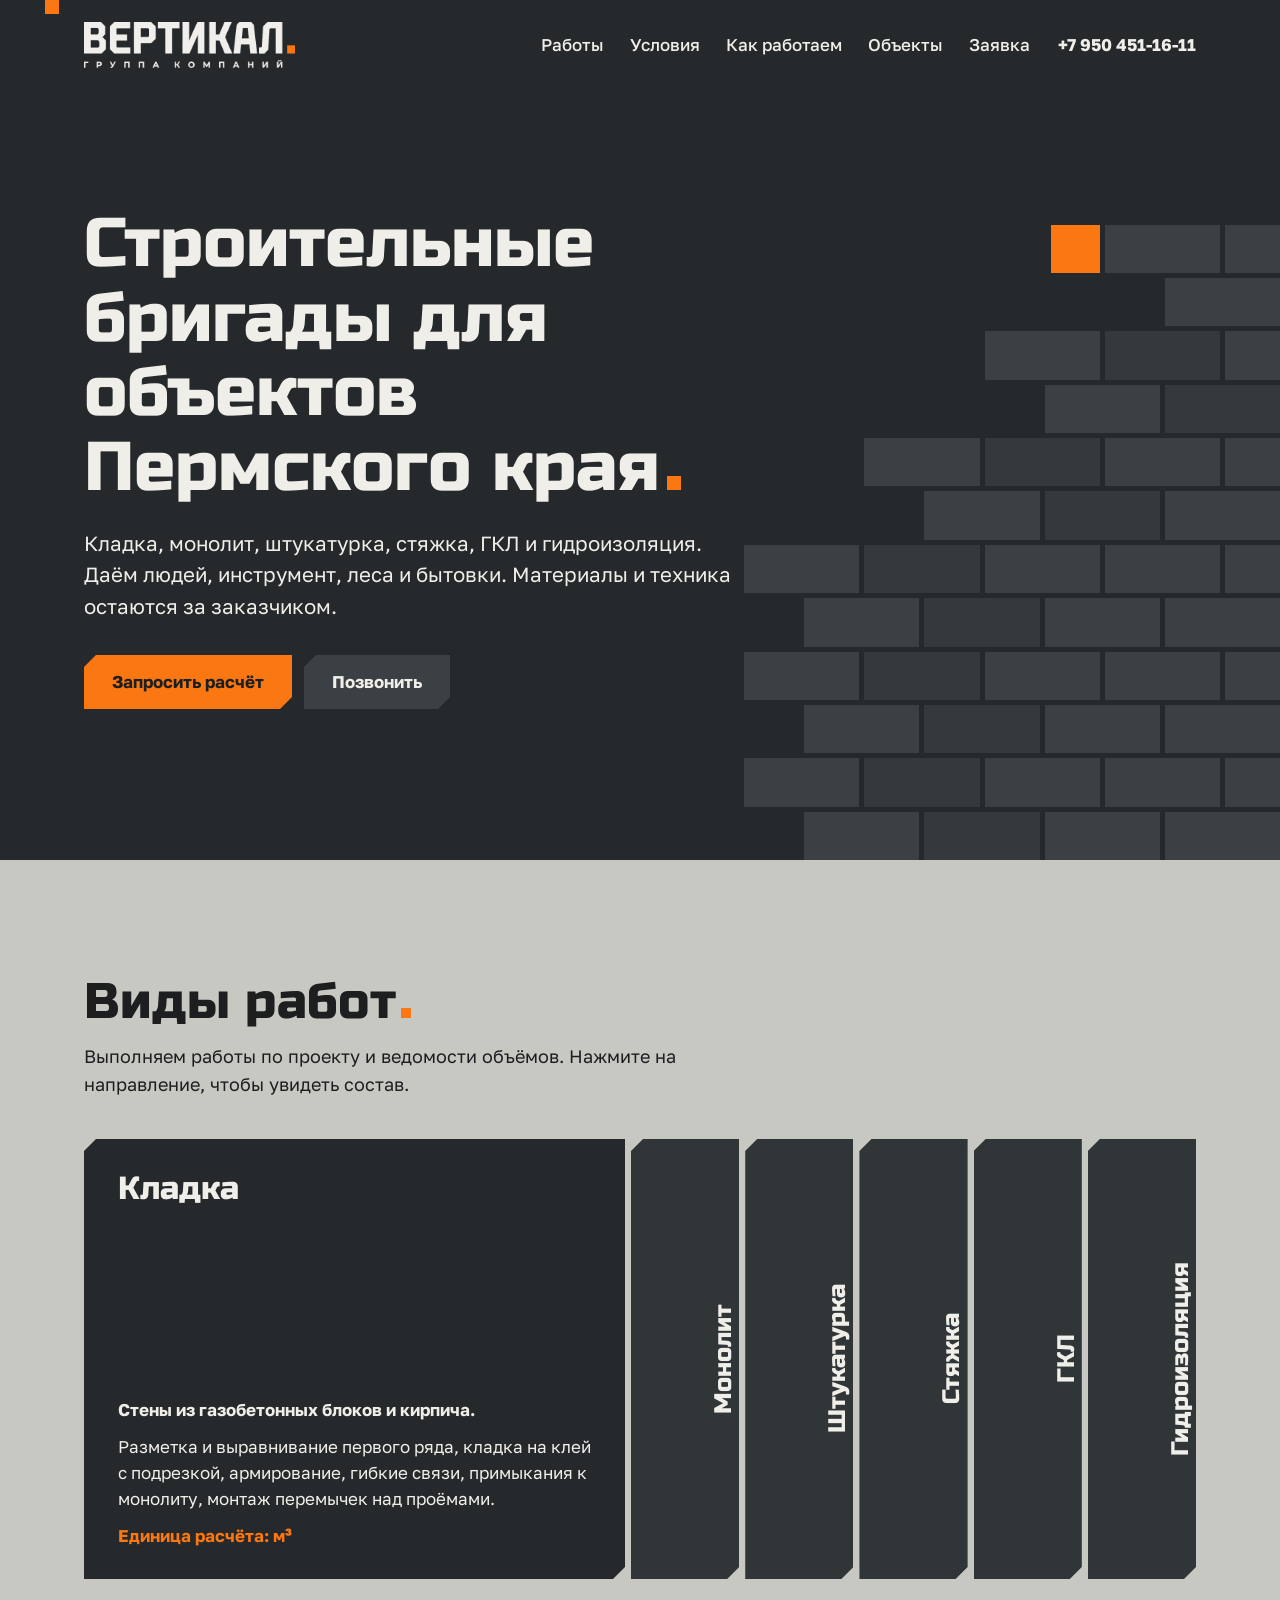
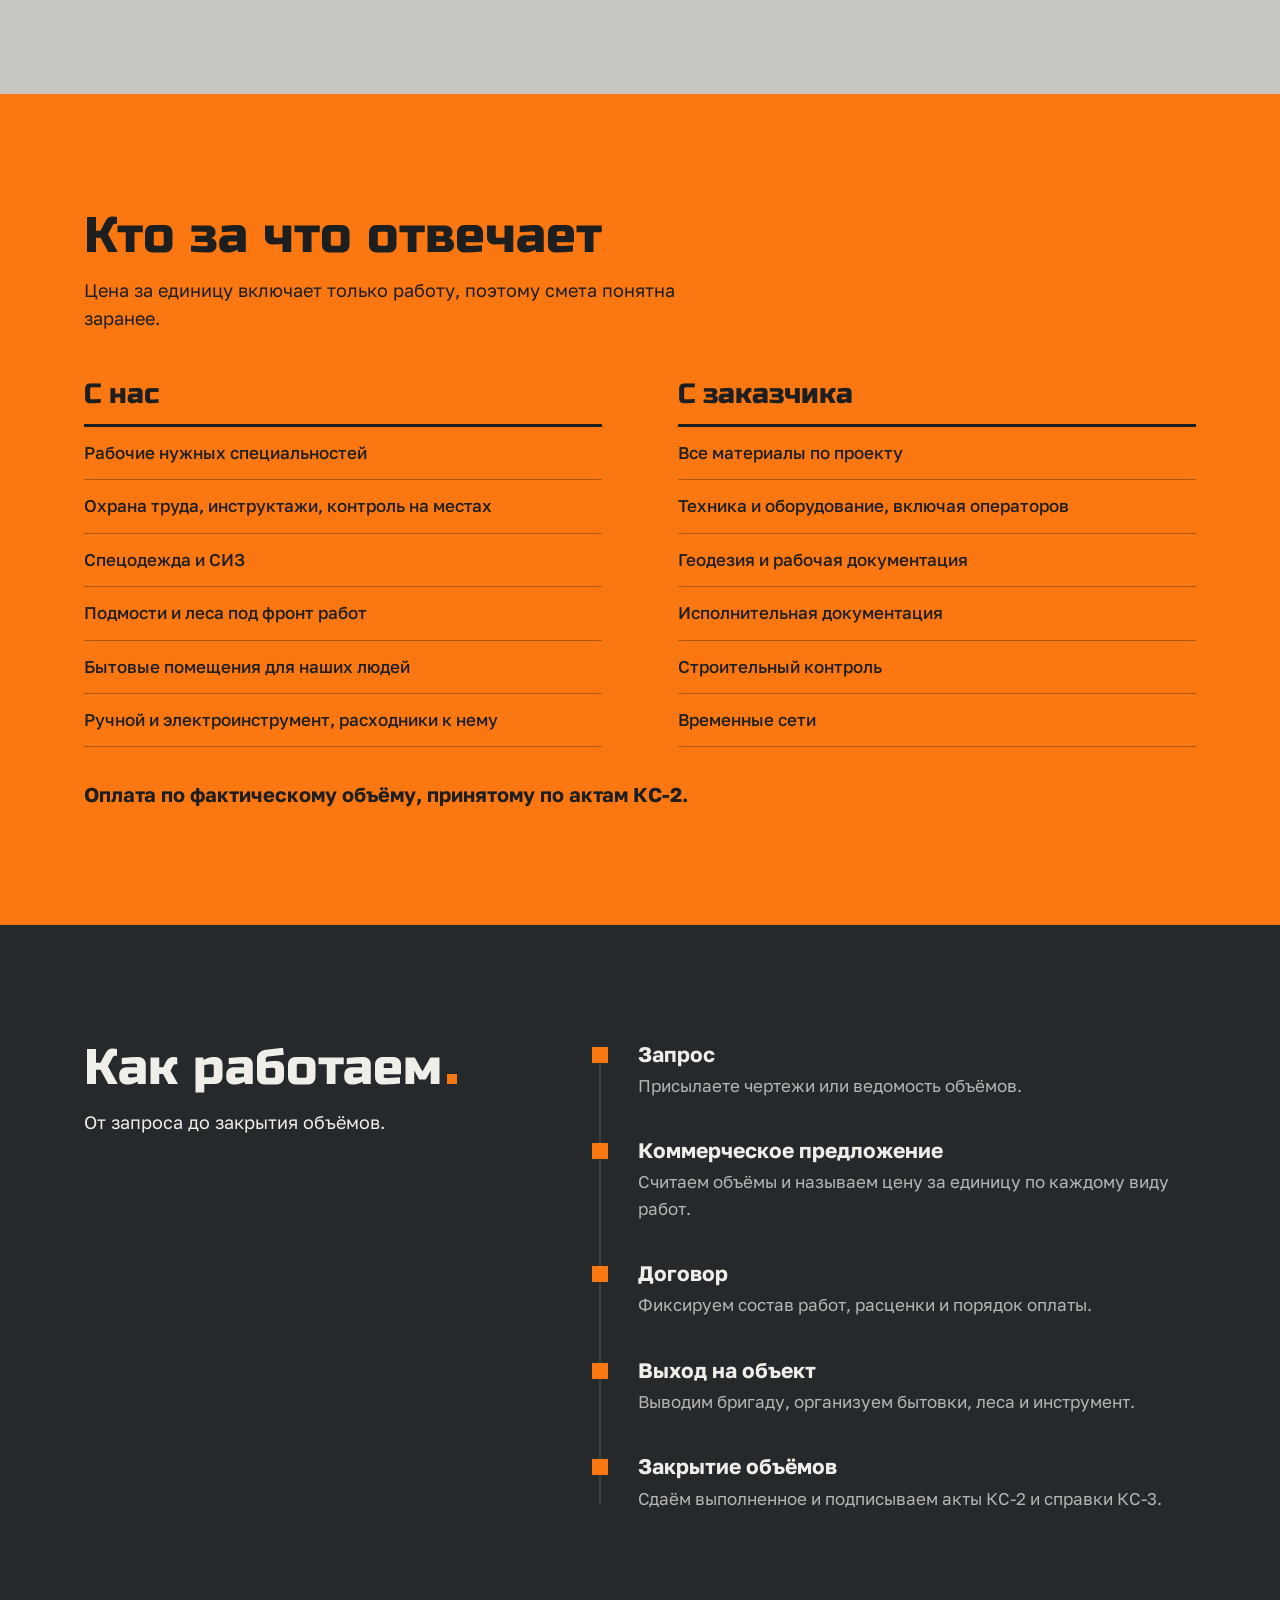
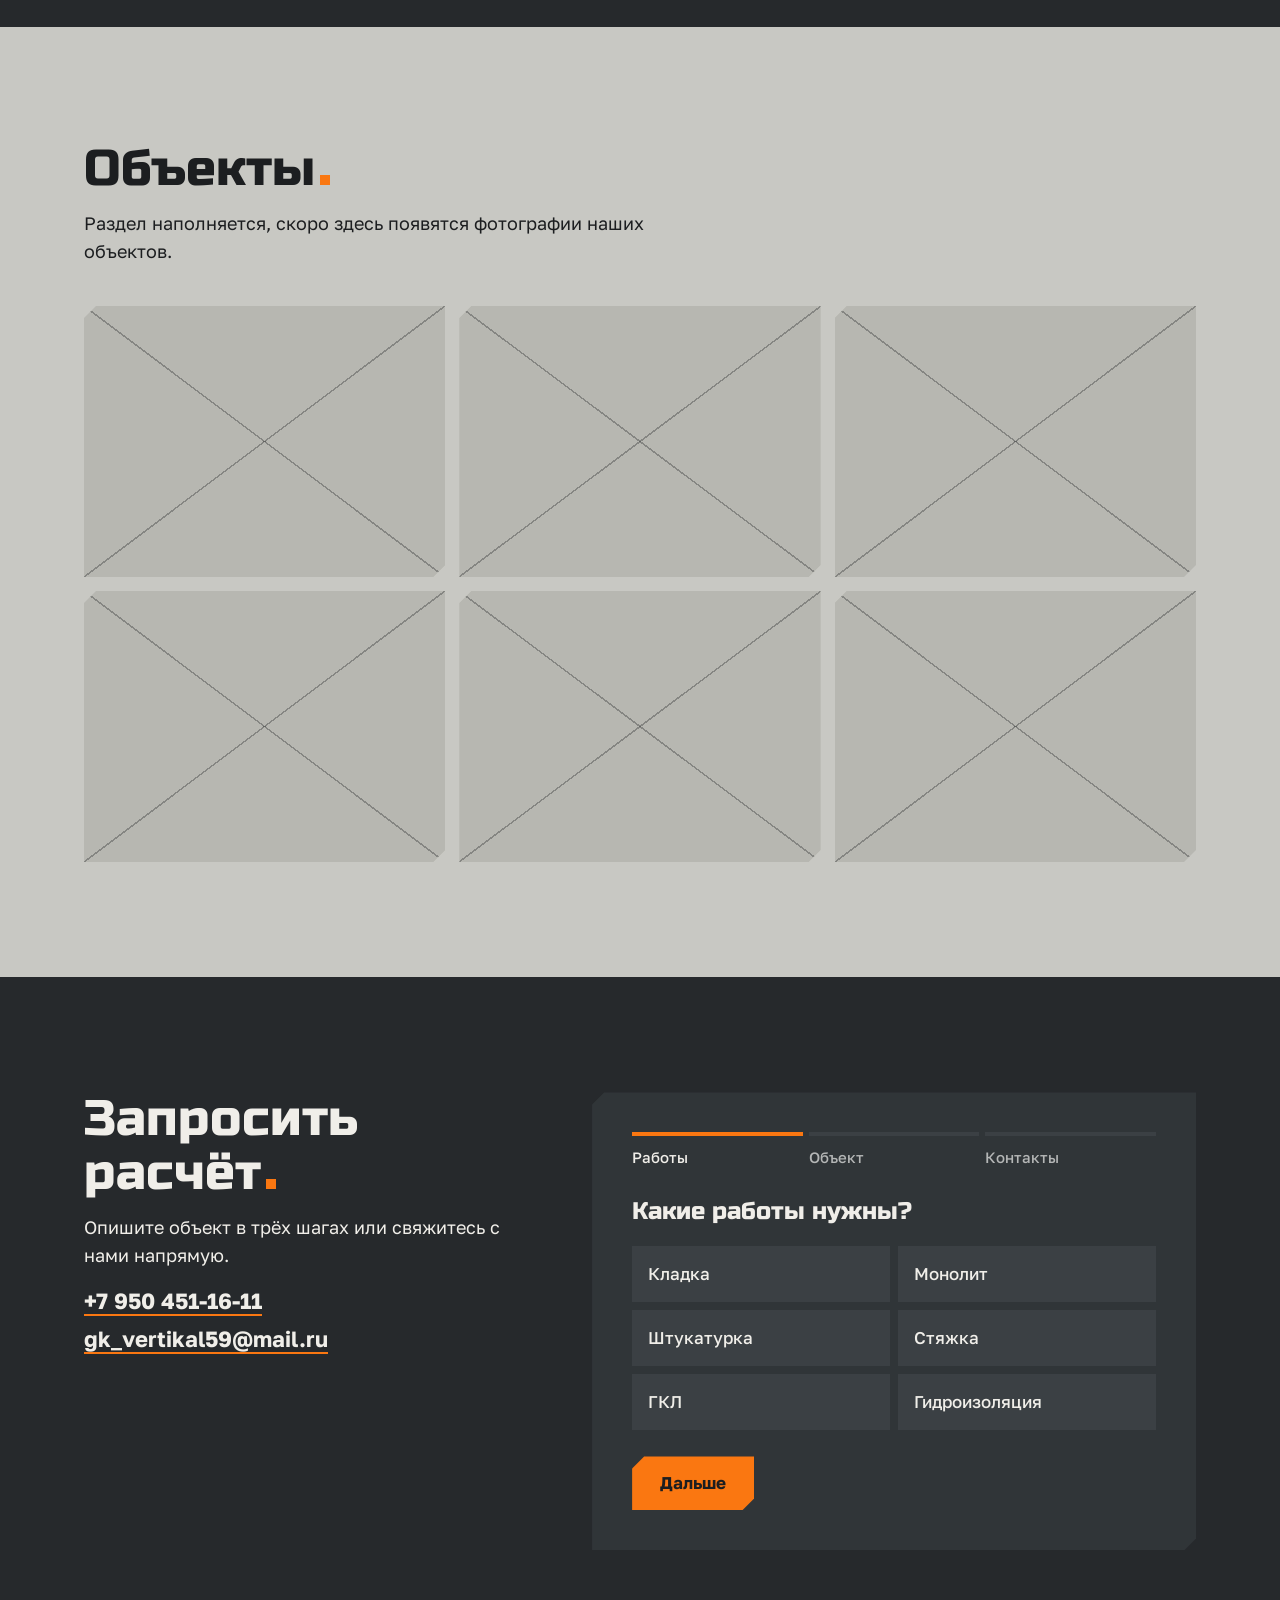
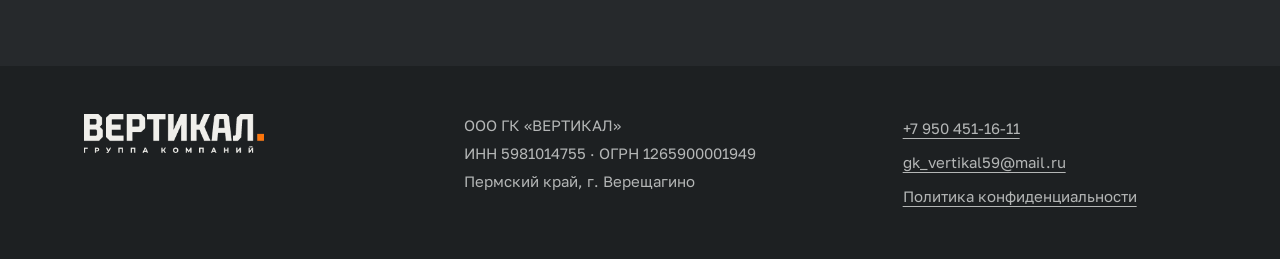
<file: index.html>
<!doctype html>
<html lang="ru">
<head>
<meta charset="utf-8">
<meta name="viewport" content="width=device-width, initial-scale=1">
<title>ГК «ВЕРТИКАЛ» — строительные бригады в Пермском крае</title>
<meta name="description" content="Кладка, монолит, штукатурка, стяжка, ГКЛ и гидроизоляция на объектах Пермского края. Цена за единицу работы, материалы и техника за заказчиком.">
<!-- Черновая версия: перед запуском на домене убрать noindex (см. TASKS.md) -->
<meta name="robots" content="noindex, nofollow">
<meta name="theme-color" content="#26292c">
<meta property="og:title" content="ГК «ВЕРТИКАЛ» — строительные бригады в Пермском крае">
<meta property="og:description" content="Кладка, монолит, штукатурка, стяжка, ГКЛ и гидроизоляция. Цена за единицу работы.">
<meta property="og:type" content="website">
<meta property="og:locale" content="ru_RU">
<link rel="icon" href="assets/favicon.svg" type="image/svg+xml">
<link rel="preload" href="fonts/russo-one-cyrillic-400-normal.woff2" as="font" type="font/woff2" crossorigin>
<link rel="preload" href="fonts/golos-text-cyrillic-wght-normal.woff2" as="font" type="font/woff2" crossorigin>
<link rel="stylesheet" href="css/style.css">
</head>
<body>
<a class="skip" href="#main">Перейти к содержанию</a>
<div class="plumb" aria-hidden="true"><i></i><b></b></div>

<header class="top">
  <div class="wrap top-row">
    <a class="logo" href="#main" aria-label="ГК «ВЕРТИКАЛ», на главную">
      <img src="assets/logo-light.webp" width="1144" height="249" alt="ВЕРТИКАЛ. Группа компаний">
    </a>
    <button class="menu-btn" type="button" aria-expanded="false" aria-controls="nav">Меню</button>
    <nav id="nav" class="nav" aria-label="Разделы сайта">
      <a href="#raboty">Работы</a>
      <a href="#usloviya">Условия</a>
      <a href="#etapy">Как работаем</a>
      <a href="#obekty">Объекты</a>
      <a href="#zayavka">Заявка</a>
    </nav>
    <a class="top-tel" href="tel:+79504511611">+7 950 451-16-11</a>
  </div>
</header>

<main id="main">

  <section class="hero">
    <div class="wrap hero-grid">
      <div class="hero-text">
        <h1 class="dot">Строительные бригады для объектов Пермского края</h1>
        <p class="lead">Кладка, монолит, штукатурка, стяжка, ГКЛ и гидроизоляция. Даём людей, инструмент, леса и бытовки. Материалы и техника остаются за заказчиком.</p>
        <div class="actions">
          <a class="btn btn-main" href="#zayavka">Запросить расчёт</a>
          <a class="btn btn-line" href="tel:+79504511611">Позвонить</a>
        </div>
      </div>
    </div>
    <div class="wall" id="wall" aria-hidden="true"></div>
  </section>

  <section class="sec concrete" id="raboty">
    <div class="wrap">
      <h2 class="dot">Виды работ</h2>
      <p class="intro">Выполняем работы по проекту и ведомости объёмов. Нажмите на направление, чтобы увидеть состав.</p>
      <div class="works" id="works">

        <article class="work is-open">
          <h3><button type="button" aria-expanded="true" aria-controls="w1">Кладка</button></h3>
          <div class="work-body" id="w1"><div>
            <p>Стены из газобетонных блоков и кирпича.</p>
            <p>Разметка и выравнивание первого ряда, кладка на клей с подрезкой, армирование, гибкие связи, примыкания к монолиту, монтаж перемычек над проёмами.</p>
            <p class="unit">Единица расчёта: м³</p>
          </div></div>
        </article>

        <article class="work">
          <h3><button type="button" aria-expanded="false" aria-controls="w2">Монолит</button></h3>
          <div class="work-body" id="w2"><div>
            <p>Монолитные конструкции подвальной и надземной части.</p>
            <p>Подпорные стенки, плиты по грунту, фундаменты оборудования, малые лестницы и сопутствующие работы.</p>
            <p class="unit">Единица расчёта: по ведомости</p>
          </div></div>
        </article>

        <article class="work">
          <h3><button type="button" aria-expanded="false" aria-controls="w3">Штукатурка</button></h3>
          <div class="work-body" id="w3"><div>
            <p>Цементно-песчаная штукатурка стен по стеклосетке.</p>
            <p>Подготовка и грунтование основания, маяки и уголки, армирование, нанесение и выравнивание проектной толщины, затирка.</p>
            <p class="unit">Единица расчёта: м²</p>
          </div></div>
        </article>

        <article class="work">
          <h3><button type="button" aria-expanded="false" aria-controls="w4">Стяжка</button></h3>
          <div class="work-body" id="w4"><div>
            <p>Полусухая армированная стяжка пола.</p>
            <p>Подготовка и обеспыливание основания, демпферная лента и плёнка, армирующая сетка, маяки, укладка и уплотнение смеси, затирка, нарезка деформационных швов.</p>
            <p class="unit">Единица расчёта: м²</p>
          </div></div>
        </article>

        <article class="work">
          <h3><button type="button" aria-expanded="false" aria-controls="w5">ГКЛ</button></h3>
          <div class="work-body" id="w5"><div>
            <p>Каркасные перегородки и облицовки стен.</p>
            <p>Разметка, монтаж каркаса с уплотнительной лентой, закладные до обшивки, минеральная вата, обшивка в проектное число слоёв, герметизация.</p>
            <p class="unit">Единица расчёта: м²</p>
          </div></div>
        </article>

        <article class="work">
          <h3><button type="button" aria-expanded="false" aria-controls="w6">Гидроизоляция</button></h3>
          <div class="work-body" id="w6"><div>
            <p>Устройство гидроизоляции под кладкой, в том числе в подвалах.</p>
            <p>Выполняем отдельно или вместе с кладочными работами.</p>
            <p class="unit">Единица расчёта: м²</p>
          </div></div>
        </article>

      </div>
    </div>
  </section>

  <section class="sec orange" id="usloviya">
    <div class="wrap">
      <h2>Кто за что отвечает</h2>
      <p class="intro">Цена за единицу включает только работу, поэтому смета понятна заранее.</p>
      <div class="split">
        <div>
          <h3>С нас</h3>
          <ul class="ticks">
            <li>Рабочие нужных специальностей</li>
            <li>Охрана труда, инструктажи, контроль на местах</li>
            <li>Спецодежда и СИЗ</li>
            <li>Подмости и леса под фронт работ</li>
            <li>Бытовые помещения для наших людей</li>
            <li>Ручной и электроинструмент, расходники к нему</li>
          </ul>
        </div>
        <div>
          <h3>С заказчика</h3>
          <ul class="ticks">
            <li>Все материалы по проекту</li>
            <li>Техника и оборудование, включая операторов</li>
            <li>Геодезия и рабочая документация</li>
            <li>Исполнительная документация</li>
            <li>Строительный контроль</li>
            <li>Временные сети</li>
          </ul>
        </div>
      </div>
      <p class="pay">Оплата по фактическому объёму, принятому по актам КС-2.</p>
    </div>
  </section>

  <section class="sec dark" id="etapy">
    <div class="wrap steps-grid">
      <div>
        <h2 class="dot">Как работаем</h2>
        <p class="intro">От запроса до закрытия объёмов.</p>
      </div>
      <ol class="steps">
        <li><h3>Запрос</h3><p>Присылаете чертежи или ведомость объёмов.</p></li>
        <li><h3>Коммерческое предложение</h3><p>Считаем объёмы и называем цену за единицу по каждому виду работ.</p></li>
        <li><h3>Договор</h3><p>Фиксируем состав работ, расценки и порядок оплаты.</p></li>
        <li><h3>Выход на объект</h3><p>Выводим бригаду, организуем бытовки, леса и инструмент.</p></li>
        <li><h3>Закрытие объёмов</h3><p>Сдаём выполненное и подписываем акты КС-2 и справки КС-3.</p></li>
      </ol>
    </div>
  </section>

  <section class="sec concrete" id="obekty">
    <div class="wrap">
      <h2 class="dot">Объекты</h2>
      <p class="intro">Раздел наполняется, скоро здесь появятся фотографии наших объектов.</p>
      <!-- ПОРТФОЛИО: в каждый .slot вставить <img src="assets/obekty/..." alt="Название объекта"> и подпись. -->
      <div class="slots">
        <div class="slot" data-slot="1"></div>
        <div class="slot" data-slot="2"></div>
        <div class="slot" data-slot="3"></div>
        <div class="slot" data-slot="4"></div>
        <div class="slot" data-slot="5"></div>
        <div class="slot" data-slot="6"></div>
      </div>
    </div>
  </section>

  <section class="sec dark" id="zayavka">
    <div class="wrap form-grid">
      <div>
        <h2 class="dot">Запросить расчёт</h2>
        <p class="intro">Опишите объект в трёх шагах или свяжитесь с нами напрямую.</p>
        <p class="contact"><a href="tel:+79504511611">+7 950 451-16-11</a></p>
        <p class="contact"><a href="mailto:gk_vertikal59@mail.ru">gk_vertikal59@mail.ru</a></p>
      </div>

      <form class="form" id="form" novalidate>
        <ol class="progress" aria-hidden="true">
          <li class="on">Работы</li>
          <li>Объект</li>
          <li>Контакты</li>
        </ol>

        <fieldset class="step" data-step="0">
          <legend>Какие работы нужны?</legend>
          <div class="choices">
            <label><input type="checkbox" name="work" value="Кладка"><span>Кладка</span></label>
            <label><input type="checkbox" name="work" value="Монолит"><span>Монолит</span></label>
            <label><input type="checkbox" name="work" value="Штукатурка"><span>Штукатурка</span></label>
            <label><input type="checkbox" name="work" value="Стяжка"><span>Стяжка</span></label>
            <label><input type="checkbox" name="work" value="ГКЛ"><span>ГКЛ</span></label>
            <label><input type="checkbox" name="work" value="Гидроизоляция"><span>Гидроизоляция</span></label>
          </div>
          <p class="err" id="err-work" hidden>Выберите хотя бы один вид работ</p>
        </fieldset>

        <fieldset class="step" data-step="1" hidden>
          <legend>Расскажите об объекте</legend>
          <div class="field">
            <label for="city">Город или адрес объекта</label>
            <input id="city" name="city" type="text" autocomplete="off" required>
            <p class="err" id="err-city" hidden>Укажите, где находится объект</p>
          </div>
          <div class="field">
            <label for="volume">Объём и сроки <span class="opt">(если известны)</span></label>
            <textarea id="volume" name="volume" rows="3"></textarea>
          </div>
        </fieldset>

        <fieldset class="step" data-step="2" hidden>
          <legend>Как с вами связаться?</legend>
          <div class="field">
            <label for="name">Имя</label>
            <input id="name" name="name" type="text" autocomplete="name" required>
            <p class="err" id="err-name" hidden>Напишите, как к вам обращаться</p>
          </div>
          <div class="field">
            <label for="phone">Телефон</label>
            <input id="phone" name="phone" type="tel" autocomplete="tel" inputmode="tel" required>
            <p class="err" id="err-phone" hidden>Укажите телефон, в нём должно быть не меньше 10 цифр</p>
          </div>
          <label class="consent"><input id="consent" type="checkbox" name="consent" required><span>Согласен на обработку персональных данных по <a href="privacy.html">политике конфиденциальности</a></span></label>
          <p class="err" id="err-consent" hidden>Без согласия мы не можем принять заявку</p>
        </fieldset>

        <div class="form-nav">
          <button class="btn btn-line" type="button" id="back" hidden>Назад</button>
          <button class="btn btn-main" type="button" id="next">Дальше</button>
          <button class="btn btn-main" type="submit" id="send" hidden>Отправить заявку</button>
        </div>
        <p class="status" id="status" role="status" hidden></p>
      </form>
    </div>
  </section>
</main>

<footer class="foot">
  <div class="wrap foot-grid">
    <img src="assets/logo-light.webp" width="1144" height="249" alt="ВЕРТИКАЛ. Группа компаний" loading="lazy">
    <div>
      <p>ООО ГК «ВЕРТИКАЛ»</p>
      <p>ИНН 5981014755 · ОГРН 1265900001949</p>
      <p>Пермский край, г. Верещагино</p>
    </div>
    <div>
      <p><a href="tel:+79504511611">+7 950 451-16-11</a></p>
      <p><a href="mailto:gk_vertikal59@mail.ru">gk_vertikal59@mail.ru</a></p>
      <p><a href="privacy.html">Политика конфиденциальности</a></p>
    </div>
  </div>
</footer>
<script src="js/main.js" defer></script>
</body>
</html>
</file>
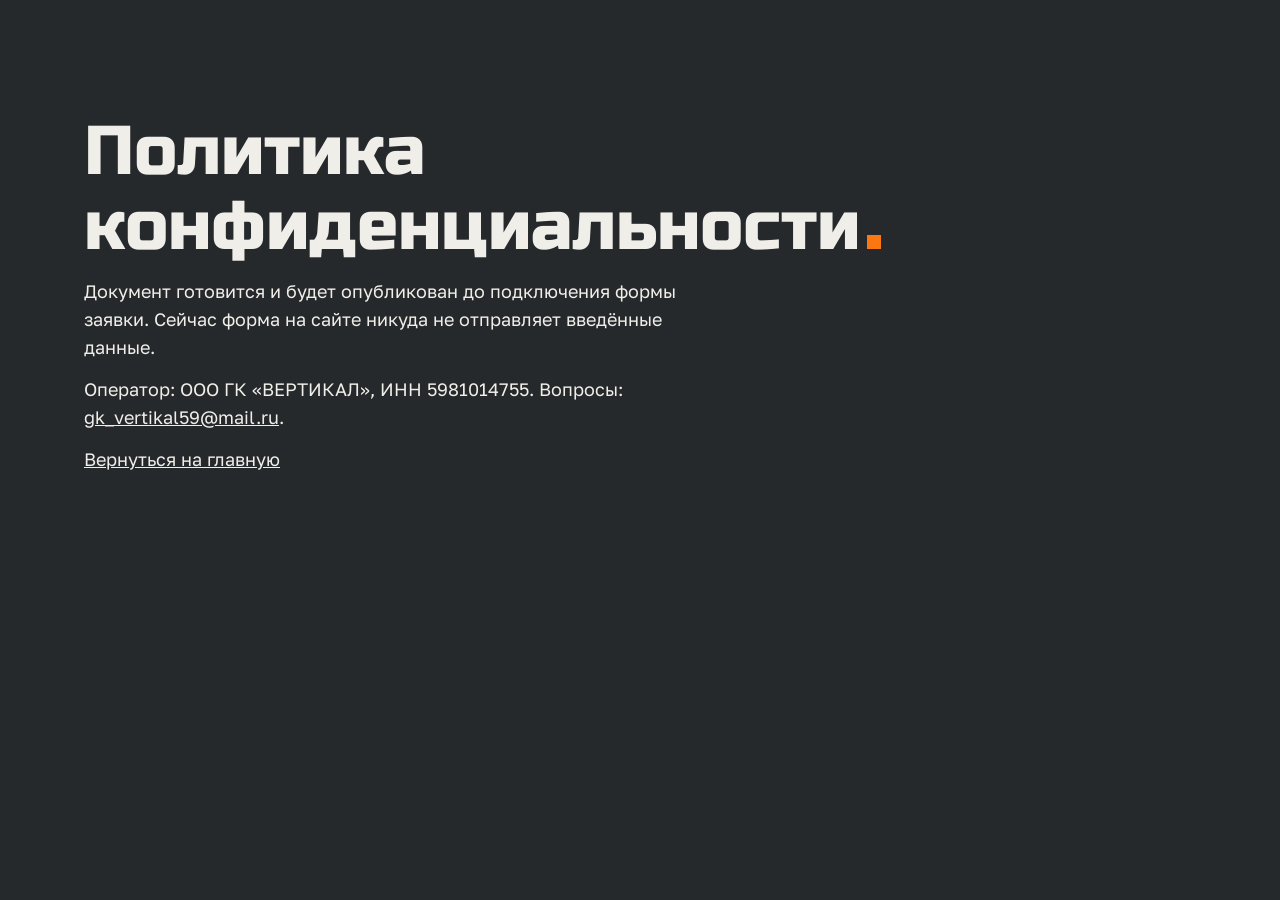
<file: privacy.html>
<!doctype html>
<html lang="ru">
<head>
<meta charset="utf-8">
<meta name="viewport" content="width=device-width, initial-scale=1">
<title>Политика конфиденциальности — ГК «ВЕРТИКАЛ»</title>
<meta name="robots" content="noindex, nofollow">
<link rel="icon" href="assets/favicon.svg" type="image/svg+xml">
<link rel="stylesheet" href="css/style.css">
</head>
<body>
<main class="sec dark"><div class="wrap">
  <h1 class="dot">Политика конфиденциальности</h1>
  <p class="intro">Документ готовится и будет опубликован до подключения формы заявки. Сейчас форма на сайте никуда не отправляет введённые данные.</p>
  <p class="intro">Оператор: ООО ГК «ВЕРТИКАЛ», ИНН 5981014755. Вопросы: <a href="mailto:gk_vertikal59@mail.ru">gk_vertikal59@mail.ru</a>.</p>
  <p class="intro"><a href="index.html">Вернуться на главную</a></p>
</div></main>
</body>
</html>
</file>
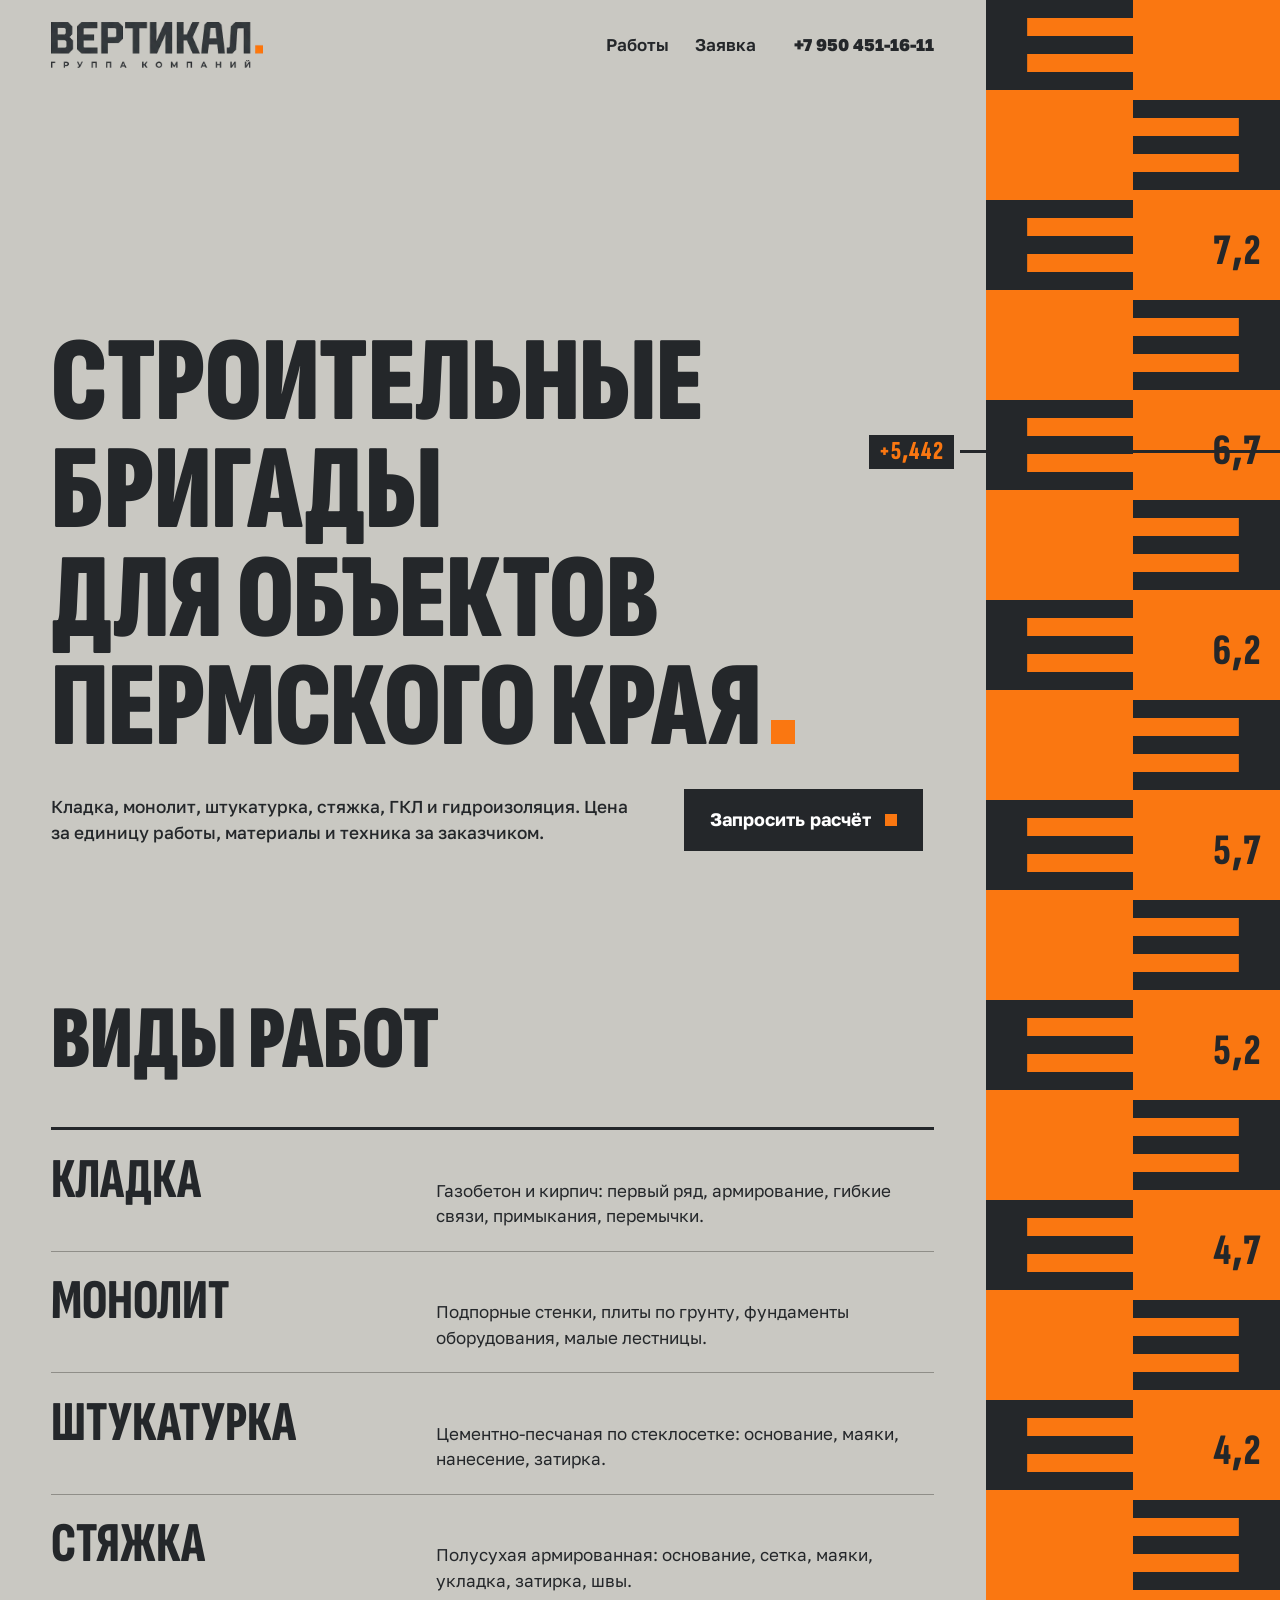
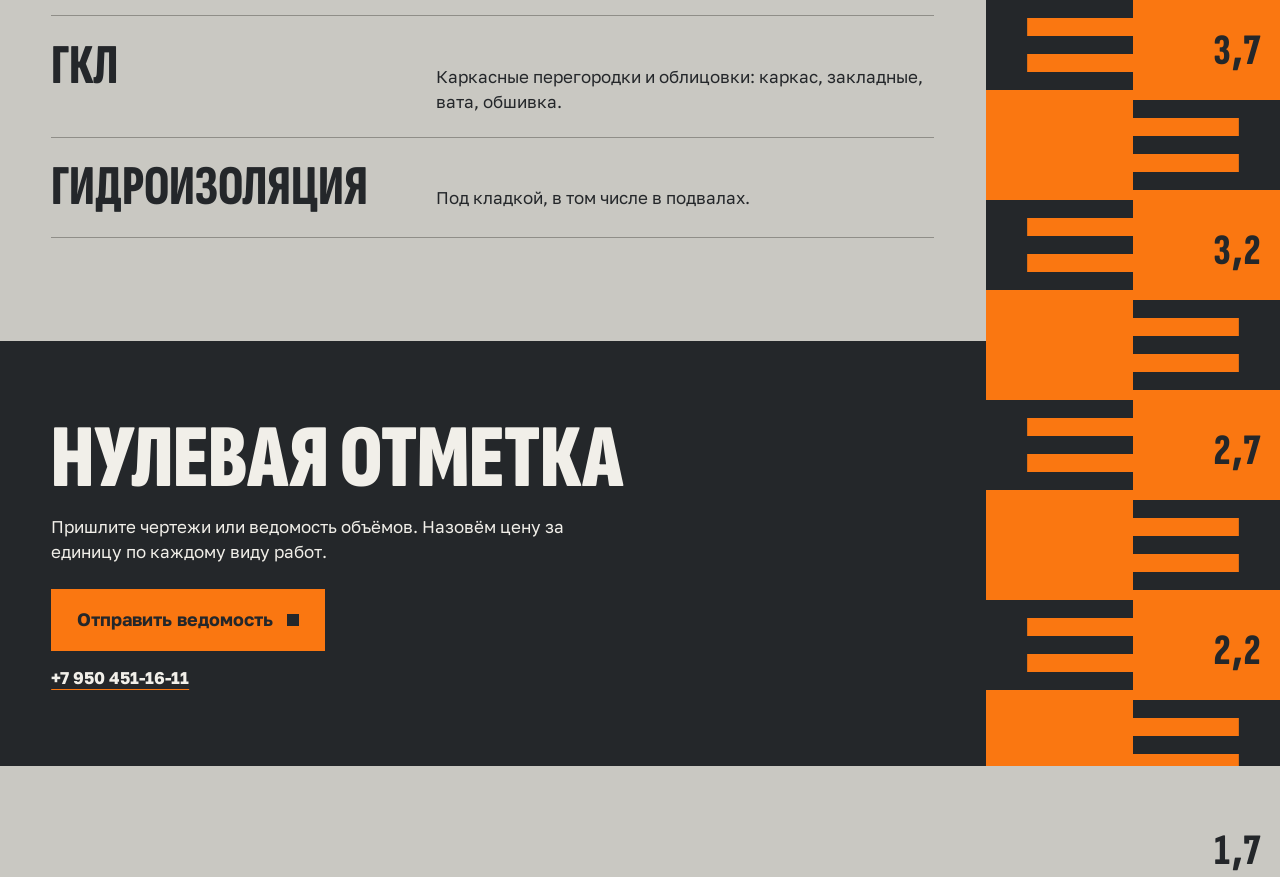
<file: varianty/a.html>
<!doctype html>
<html lang="ru">
<head>
<meta charset="utf-8">
<meta name="viewport" content="width=device-width, initial-scale=1">
<title>ГК «ВЕРТИКАЛ» — вариант А</title>
<meta name="robots" content="noindex, nofollow">
<link rel="icon" href="../assets/favicon.svg" type="image/svg+xml">
<style>
@font-face{font-family:"Sofia X";src:url(../fonts/sofia-sans-extra-condensed-cyrillic-wght-normal.woff2) format("woff2");font-weight:1 1000;font-display:swap;unicode-range:U+0301,U+0400-045F,U+0490-0491,U+04B0-04B1,U+2116}
@font-face{font-family:"Sofia X";src:url(../fonts/sofia-sans-extra-condensed-latin-wght-normal.woff2) format("woff2");font-weight:1 1000;font-display:swap;unicode-range:U+0000-00FF,U+2000-206F}
@font-face{font-family:"Golos Text";src:url(../fonts/golos-text-cyrillic-wght-normal.woff2) format("woff2");font-weight:400 900;font-display:swap;unicode-range:U+0301,U+0400-045F,U+0490-0491,U+04B0-04B1,U+2116}
@font-face{font-family:"Golos Text";src:url(../fonts/golos-text-latin-wght-normal.woff2) format("woff2");font-weight:400 900;font-display:swap;unicode-range:U+0000-00FF,U+2000-206F}
:root{--concrete:#c9c8c2;--line:#8f8e88;--ink:#24272a;--orange:#fa7711;--staff:clamp(66px,23vw,340px);--gutter:clamp(18px,4vw,56px);--step:200px}
*{box-sizing:border-box}
html{-webkit-text-size-adjust:100%;scroll-behavior:smooth}
html,body{margin:0}
body{background:var(--concrete);color:var(--ink);font:400 17px/1.5 "Golos Text",system-ui,sans-serif;position:relative}
::selection{background:var(--ink);color:var(--orange)}
h1,h2,h3,p,ul{margin:0;padding:0}
ul{list-style:none}
img{display:block;max-width:100%;height:auto}
a{color:inherit}
:focus-visible{outline:3px solid var(--ink);outline-offset:3px}

/* Рейка: одна на всю высоту страницы, отметки считаются вниз до нуля у заявки */
.staff{position:absolute;top:0;right:0;bottom:0;width:var(--staff);background-color:var(--orange);
  background-image:url("data:image/svg+xml,%3Csvg xmlns='http://www.w3.org/2000/svg' viewBox='0 0 100 200' preserveAspectRatio='none'%3E%3Cg fill='%2324272a'%3E%3Crect width='14' height='90'/%3E%3Crect width='50' height='18'/%3E%3Crect y='36' width='50' height='18'/%3E%3Crect y='72' width='50' height='18'/%3E%3Crect x='86' y='100' width='14' height='90'/%3E%3Crect x='50' y='100' width='50' height='18'/%3E%3Crect x='50' y='136' width='50' height='18'/%3E%3Crect x='50' y='172' width='50' height='18'/%3E%3C/g%3E%3C/svg%3E");
  background-size:100% var(--step);background-repeat:repeat-y}
.staff span{position:absolute;right:calc(var(--staff)*.06);font:800 clamp(17px,3.4vw,52px)/1 "Sofia X",sans-serif;font-variant-numeric:tabular-nums}

/* Линия взгляда нивелира: стоит на месте, рейка едет под ней */
.sight{position:fixed;top:50%;right:0;width:calc(var(--staff) + 26px);height:3px;background:var(--ink);z-index:6;pointer-events:none}
.sight b{position:absolute;right:calc(100% + 6px);top:50%;transform:translateY(-50%);background:var(--ink);color:var(--orange);padding:4px 10px;font:800 26px/1 "Sofia X",sans-serif;font-variant-numeric:tabular-nums;white-space:nowrap}

.page{position:relative;padding-right:var(--staff)}
.wrap{padding-inline:var(--gutter)}
.top{display:flex;align-items:center;gap:clamp(16px,3vw,38px);padding-block:22px}
.logo img{height:clamp(36px,3.6vw,50px);width:auto}
.top nav{display:flex;gap:26px;margin-left:auto}
.top nav a,.tel{font-weight:600;text-decoration:none;padding-block:10px;background:linear-gradient(var(--ink),var(--ink)) 0 calc(100% - 7px)/0 2px no-repeat;transition:background-size .22s cubic-bezier(.2,.8,.2,1)}
.top nav a:hover,.tel:hover{background-size:100% 2px}
.tel{white-space:nowrap;font-weight:800}

.hero{min-height:calc(100svh - 94px);display:flex;flex-direction:column;justify-content:flex-end;padding-bottom:clamp(28px,5vh,56px)}
h1{font:900 min(9.4vw,16.6vh)/.9 "Sofia X",sans-serif;text-transform:uppercase;letter-spacing:-.005em}
h1 i{font-style:normal;display:block}
h1 i:last-child::after{content:"";display:inline-block;width:.2em;height:.2em;margin-left:.08em;background:var(--orange)}
.row{display:flex;flex-wrap:wrap;align-items:center;gap:18px clamp(20px,3vw,44px);margin-top:clamp(18px,3vh,30px)}
.lead{flex:1 1 320px;max-width:54ch;font-size:clamp(17px,1.35vw,20px);font-weight:500}
.btn{display:inline-flex;align-items:center;gap:14px;min-height:62px;padding:12px 26px;background:var(--ink);color:#fff;font:700 18px/1.2 "Golos Text",sans-serif;text-decoration:none;transition:gap .22s cubic-bezier(.2,.8,.2,1)}
.btn::after{content:"";width:12px;height:12px;background:var(--orange)}
.btn:hover{gap:24px}

/* Виды работ: строка на каждое направление */
.works{padding-block:clamp(48px,8vw,104px)}
h2{font:900 clamp(48px,7vw,104px)/.95 "Sofia X",sans-serif;text-transform:uppercase}
.list{margin-top:clamp(22px,3.4vw,44px);border-top:3px solid var(--ink)}
.list li{display:grid;grid-template-columns:minmax(0,5fr) minmax(0,7fr);gap:6px 28px;align-items:baseline;padding-block:clamp(14px,1.7vw,24px);border-bottom:1px solid var(--line)}
.list h3{font:800 clamp(38px,4.4vw,66px)/1 "Sofia X",sans-serif;text-transform:uppercase}
.list p{max-width:60ch}
.close{background:var(--ink);color:#f1efe9;padding-block:clamp(40px,6vw,76px)}
.close h2{color:#f1efe9}
.close p{margin-top:12px;max-width:50ch}
.close .btn{background:var(--orange);color:var(--ink);margin-top:24px}
.close .btn::after{background:var(--ink)}
.close a.plain{display:inline-block;margin-top:14px;font-weight:700;text-underline-offset:5px;text-decoration-color:var(--orange)}

@media (max-width:760px){
  :root{--staff:62px}
  body{font-size:16px}
  .top nav{display:none}
  .tel{margin-left:auto;font-size:15px}
  .sight b{display:none}
  .sight{width:calc(var(--staff) + 10px)}
  .hero{min-height:calc(100svh - 80px)}
  h1{font-size:min(13.6vw,12.5vh)}
  .btn{width:100%;justify-content:center}
  .list li{grid-template-columns:minmax(0,1fr)}
}
@media (prefers-reduced-motion:reduce){html{scroll-behavior:auto}*{transition:none!important}.sight{display:none}}
</style>
</head>
<body>
<div class="staff" id="staff" aria-hidden="true"></div>
<div class="sight" aria-hidden="true"><b id="mark"></b></div>
<div class="page">
  <header class="top wrap">
    <a class="logo" href="#"><img src="../assets/logo.webp" width="1144" height="249" alt="ВЕРТИКАЛ. Группа компаний"></a>
    <nav aria-label="Разделы"><a href="#works">Работы</a><a href="#order">Заявка</a></nav>
    <a class="tel" href="tel:+79504511611">+7 950 451-16-11</a>
  </header>
  <main>
    <section class="hero wrap">
      <h1><i>Строительные</i><i>бригады</i><i>для объектов</i><i>Пермского края</i></h1>
      <div class="row">
        <p class="lead">Кладка, монолит, штукатурка, стяжка, ГКЛ и гидроизоляция. Цена за единицу работы, материалы и техника за заказчиком.</p>
        <a class="btn" href="#order">Запросить расчёт</a>
      </div>
    </section>
    <section class="works wrap" id="works">
      <h2>Виды работ</h2>
      <ul class="list">
        <li><h3>Кладка</h3><p>Газобетон и кирпич: первый ряд, армирование, гибкие связи, примыкания, перемычки.</p></li>
        <li><h3>Монолит</h3><p>Подпорные стенки, плиты по грунту, фундаменты оборудования, малые лестницы.</p></li>
        <li><h3>Штукатурка</h3><p>Цементно-песчаная по стеклосетке: основание, маяки, нанесение, затирка.</p></li>
        <li><h3>Стяжка</h3><p>Полусухая армированная: основание, сетка, маяки, укладка, затирка, швы.</p></li>
        <li><h3>ГКЛ</h3><p>Каркасные перегородки и облицовки: каркас, закладные, вата, обшивка.</p></li>
        <li><h3>Гидроизоляция</h3><p>Под кладкой, в том числе в подвалах.</p></li>
      </ul>
    </section>
    <section class="close wrap" id="order">
      <h2>Нулевая отметка</h2>
      <p>Пришлите чертежи или ведомость объёмов. Назовём цену за единицу по каждому виду работ.</p>
      <a class="btn" href="mailto:gk_vertikal59@mail.ru">Отправить ведомость</a><br>
      <a class="plain" href="tel:+79504511611">+7 950 451-16-11</a>
    </section>
  </main>
</div>
<script>
(() => {
  const staff = document.getElementById('staff'), mark = document.getElementById('mark');
  const step = 200, fmt = (v) => (v > 0.0005 ? '+' : v < -0.0005 ? '−' : '±') + Math.abs(v).toFixed(3).replace('.', ',');
  const draw = () => {
    const h = document.documentElement.scrollHeight;
    staff.textContent = '';
    for (let y = step; y < h - 40; y += step) {
      const s = document.createElement('span');
      s.style.top = (y + 30) + 'px';
      s.textContent = ((h - y) / step * 0.5).toFixed(1).replace('.', ',');
      staff.appendChild(s);
    }
    tick();
  };
  const tick = () => {
    const h = document.documentElement.scrollHeight;
    mark.textContent = fmt(Math.max(0, (h - scrollY - innerHeight / 2 - innerHeight / 2) / step * 0.5));
  };
  addEventListener('scroll', tick, { passive: true });
  addEventListener('resize', draw);
  document.fonts.ready.then(draw);
  draw();
})();
</script>
</body>
</html>
</file>
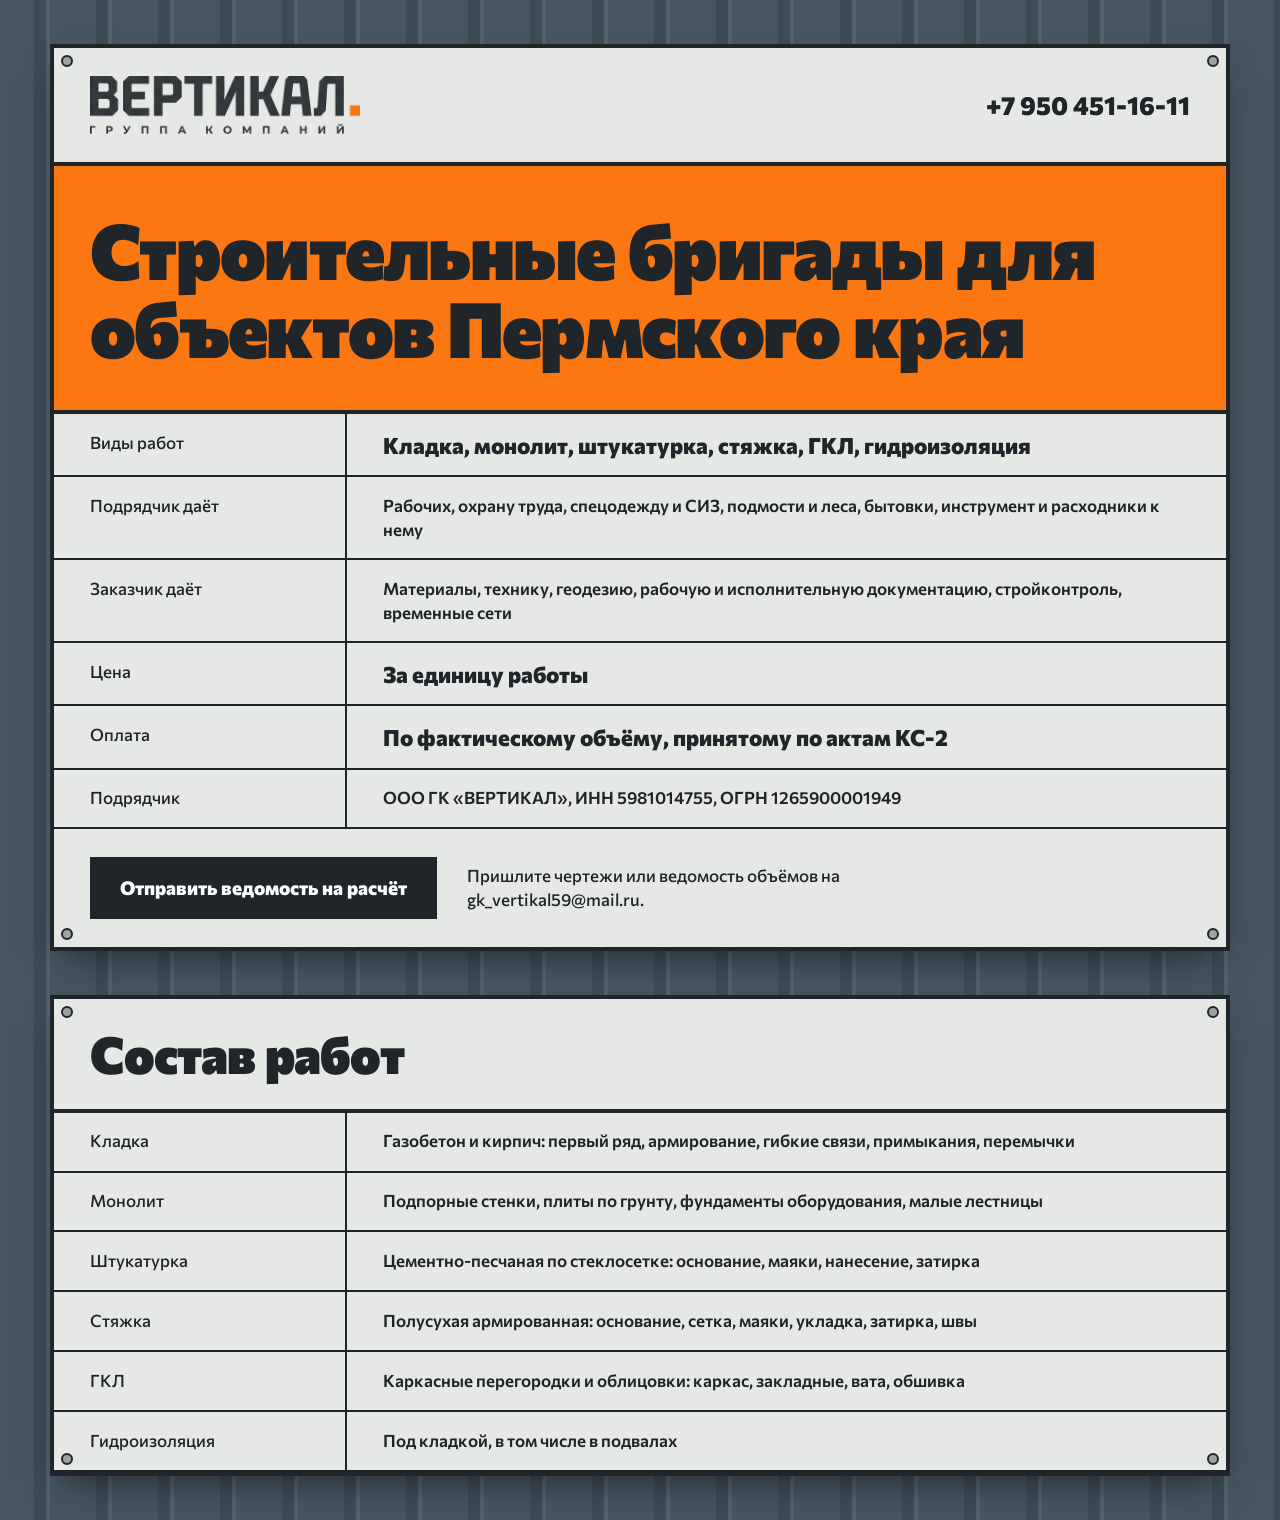
<file: varianty/b.html>
<!doctype html>
<html lang="ru">
<head>
<meta charset="utf-8">
<meta name="viewport" content="width=device-width, initial-scale=1">
<title>ГК «ВЕРТИКАЛ» — вариант Б</title>
<meta name="robots" content="noindex, nofollow">
<link rel="icon" href="../assets/favicon.svg" type="image/svg+xml">
<style>
@font-face{font-family:Commissioner;src:url(../fonts/commissioner-cyrillic-wght-normal.woff2) format("woff2");font-weight:100 900;font-display:swap;unicode-range:U+0301,U+0400-045F,U+0490-0491,U+04B0-04B1,U+2116}
@font-face{font-family:Commissioner;src:url(../fonts/commissioner-latin-wght-normal.woff2) format("woff2");font-weight:100 900;font-display:swap;unicode-range:U+0000-00FF,U+2000-206F}
:root{--steel:#46555f;--steel-2:#3d4b54;--board:#e6e8e6;--ink:#20252a;--rule:#20252a;--orange:#fa7711;--gutter:clamp(12px,3.4vw,48px)}
*{box-sizing:border-box}
html{-webkit-text-size-adjust:100%;scroll-behavior:smooth}
html,body{margin:0}
/* Профнастил забора стройплощадки */
body{background-color:var(--steel);background-image:repeating-linear-gradient(90deg,var(--steel) 0 34px,var(--steel-2) 34px 46px,#52626d 46px 50px,var(--steel) 50px 62px);color:var(--ink);font:500 17px/1.45 Commissioner,system-ui,sans-serif;padding:var(--gutter)}
::selection{background:var(--orange);color:var(--ink)}
h1,h2,p,dl,dd,dt{margin:0;padding:0}
img{display:block;max-width:100%;height:auto}
a{color:inherit}
:focus-visible{outline:3px solid var(--orange);outline-offset:2px}
.board{position:relative;max-width:1180px;margin:0 auto;background:var(--board);border:4px solid var(--ink);box-shadow:0 18px 34px -14px rgba(10,14,18,.6)}
.board + .board{margin-top:var(--gutter)}
.head{display:flex;align-items:center;gap:20px;padding:clamp(16px,2.4vw,28px) clamp(16px,3vw,36px);border-bottom:4px solid var(--ink)}
.head img{height:clamp(40px,4.6vw,62px);width:auto}
.head a{margin-left:auto;font-weight:800;font-size:clamp(17px,2vw,26px);text-decoration:none;white-space:nowrap}
.title{background:var(--orange);padding:clamp(20px,3.4vw,44px) clamp(16px,3vw,36px);border-bottom:4px solid var(--ink)}
h1{font-weight:900;font-size:clamp(36px,6vw,84px);line-height:1.02;letter-spacing:-.022em;text-wrap:balance}
dl{display:grid;grid-template-columns:minmax(0,3fr) minmax(0,9fr)}
dt,dd{padding:clamp(11px,1.3vw,17px) clamp(16px,3vw,36px);border-bottom:2px solid var(--rule)}
dt{font-weight:500;border-right:2px solid var(--rule)}
dd{font-weight:800;font-size:clamp(18px,1.75vw,23px);line-height:1.25}
dd.small{font-weight:600;font-size:17px;line-height:1.4}
.act{display:flex;flex-wrap:wrap;align-items:center;gap:14px 30px;padding:clamp(16px,2.4vw,28px) clamp(16px,3vw,36px)}
.btn{display:inline-flex;align-items:center;justify-content:center;min-height:62px;padding:12px 30px;background:var(--ink);color:#fff;font:800 19px/1.2 Commissioner,sans-serif;text-decoration:none;transition:background-color .15s}
.btn:hover{background:#39424a}
.act p{max-width:44ch}
h2{font-weight:900;font-size:clamp(30px,4vw,52px);line-height:1.05;letter-spacing:-.018em;padding:clamp(16px,2.4vw,28px) clamp(16px,3vw,36px);border-bottom:4px solid var(--ink)}
.bolt{position:absolute;width:12px;height:12px;background:#9aa3a5;border:2px solid var(--ink);border-radius:50%}
.b1{left:7px;top:7px}.b2{right:7px;top:7px}.b3{left:7px;bottom:7px}.b4{right:7px;bottom:7px}
@media (max-width:720px){
  body{background-image:repeating-linear-gradient(90deg,var(--steel) 0 22px,var(--steel-2) 22px 30px,#52626d 30px 33px,var(--steel) 33px 40px);font-size:16px}
  dl{grid-template-columns:minmax(0,1fr)}
  dt{border-right:0;border-bottom:0;padding-bottom:0;font-size:15px}
  dd{padding-top:3px}
  .btn{width:100%}
  .head{padding-inline:26px;gap:10px}
  .head img{height:32px}
  .head a{font-size:15px}
  .title,.act,h2,dt,dd{padding-inline:20px}
}
@media (prefers-reduced-motion:reduce){html{scroll-behavior:auto}*{transition:none!important}}
</style>
</head>
<body>
<main>
  <section class="board">
    <i class="bolt b1"></i><i class="bolt b2"></i><i class="bolt b3"></i><i class="bolt b4"></i>
    <header class="head">
      <img src="../assets/logo.webp" width="1144" height="249" alt="ВЕРТИКАЛ. Группа компаний">
      <a href="tel:+79504511611">+7 950 451-16-11</a>
    </header>
    <div class="title"><h1>Строительные бригады для объектов Пермского края</h1></div>
    <dl>
      <dt>Виды работ</dt><dd>Кладка, монолит, штукатурка, стяжка, ГКЛ, гидроизоляция</dd>
      <dt>Подрядчик даёт</dt><dd class="small">Рабочих, охрану труда, спецодежду и СИЗ, подмости и леса, бытовки, инструмент и расходники к нему</dd>
      <dt>Заказчик даёт</dt><dd class="small">Материалы, технику, геодезию, рабочую и исполнительную документацию, стройконтроль, временные сети</dd>
      <dt>Цена</dt><dd>За единицу работы</dd>
      <dt>Оплата</dt><dd>По фактическому объёму, принятому по актам КС-2</dd>
      <dt>Подрядчик</dt><dd class="small">ООО ГК «ВЕРТИКАЛ», ИНН 5981014755, ОГРН 1265900001949</dd>
    </dl>
    <div class="act">
      <a class="btn" href="mailto:gk_vertikal59@mail.ru">Отправить ведомость на расчёт</a>
      <p>Пришлите чертежи или ведомость объёмов на gk_vertikal59@mail.ru.</p>
    </div>
  </section>

  <section class="board">
    <i class="bolt b1"></i><i class="bolt b2"></i><i class="bolt b3"></i><i class="bolt b4"></i>
    <h2>Состав работ</h2>
    <dl>
      <dt>Кладка</dt><dd class="small">Газобетон и кирпич: первый ряд, армирование, гибкие связи, примыкания, перемычки</dd>
      <dt>Монолит</dt><dd class="small">Подпорные стенки, плиты по грунту, фундаменты оборудования, малые лестницы</dd>
      <dt>Штукатурка</dt><dd class="small">Цементно-песчаная по стеклосетке: основание, маяки, нанесение, затирка</dd>
      <dt>Стяжка</dt><dd class="small">Полусухая армированная: основание, сетка, маяки, укладка, затирка, швы</dd>
      <dt>ГКЛ</dt><dd class="small">Каркасные перегородки и облицовки: каркас, закладные, вата, обшивка</dd>
      <dt>Гидроизоляция</dt><dd class="small">Под кладкой, в том числе в подвалах</dd>
    </dl>
  </section>
</main>
</body>
</html>
</file>
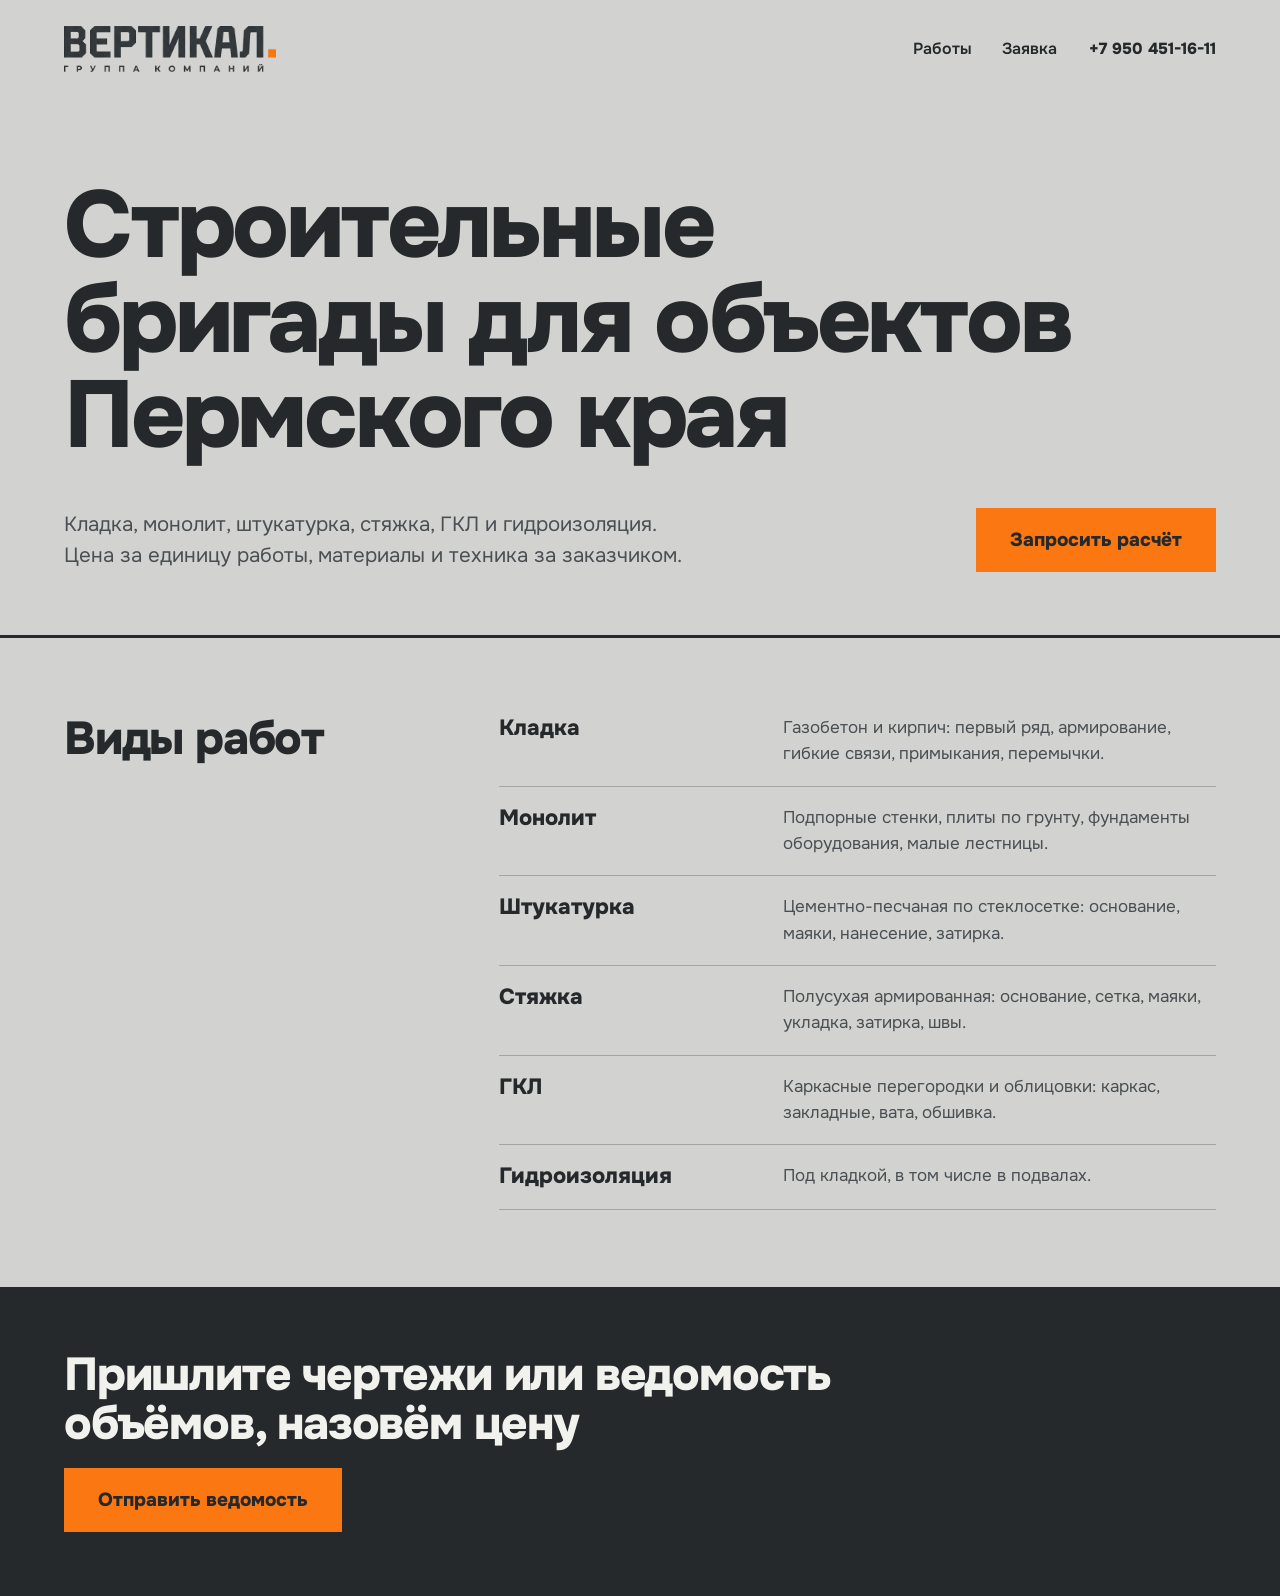
<file: varianty/c.html>
<!doctype html>
<html lang="ru">
<head>
<meta charset="utf-8">
<meta name="viewport" content="width=device-width, initial-scale=1">
<title>ГК «ВЕРТИКАЛ» — вариант В</title>
<meta name="robots" content="noindex, nofollow">
<link rel="icon" href="../assets/favicon.svg" type="image/svg+xml">
<style>
@font-face{font-family:Onest;src:url(../fonts/onest-cyrillic-wght-normal.woff2) format("woff2");font-weight:100 900;font-display:swap;unicode-range:U+0301,U+0400-045F,U+0490-0491,U+04B0-04B1,U+2116}
@font-face{font-family:Onest;src:url(../fonts/onest-latin-wght-normal.woff2) format("woff2");font-weight:100 900;font-display:swap;unicode-range:U+0000-00FF,U+2000-206F}
:root{--ground:#d2d3d0;--ink:#25292c;--soft:#4a4f53;--line:#a4a6a3;--orange:#fa7711;--gutter:clamp(20px,5vw,72px)}
*{box-sizing:border-box}
html{-webkit-text-size-adjust:100%;scroll-behavior:smooth}
html,body{margin:0}
body{background:var(--ground);color:var(--ink);font:400 18px/1.55 Onest,system-ui,sans-serif}
::selection{background:var(--orange);color:var(--ink)}
h1,h2,h3,p,ul{margin:0;padding:0}
ul{list-style:none}
img{display:block;max-width:100%;height:auto}
a{color:inherit}
:focus-visible{outline:3px solid var(--ink);outline-offset:3px}
.wrap{max-width:1320px;margin:0 auto;padding-inline:var(--gutter)}
.top{display:flex;align-items:center;gap:32px;padding-block:26px}
.top img{height:clamp(38px,3.6vw,50px);width:auto}
.top nav{display:flex;gap:30px;margin-left:auto}
.top nav a,.tel{font-weight:600;font-size:16px;text-decoration:none;padding-block:10px;background:linear-gradient(var(--ink),var(--ink)) 0 calc(100% - 7px)/0 2px no-repeat;transition:background-size .22s cubic-bezier(.2,.8,.2,1)}
.top nav a:hover,.tel:hover{background-size:100% 2px}
.tel{font-weight:800;white-space:nowrap}
.hero{padding-block:clamp(44px,9vh,110px) clamp(40px,7vh,80px)}
h1{font-weight:800;font-size:clamp(42px,7.4vw,112px);line-height:1;letter-spacing:-.034em;text-wrap:balance;max-width:13.5em}
.sub{display:grid;grid-template-columns:minmax(0,7fr) minmax(0,5fr);gap:24px clamp(32px,6vw,90px);align-items:end;margin-top:clamp(28px,5vh,56px)}
.sub p{font-size:clamp(18px,1.6vw,22px);max-width:40em;color:var(--soft)}
.btn{display:inline-flex;align-items:center;justify-content:center;min-height:64px;padding:14px 34px;background:var(--orange);color:var(--ink);font:800 19px/1.2 Onest,sans-serif;text-decoration:none;transition:background-color .15s,transform .15s cubic-bezier(.2,.8,.2,1)}
.btn:hover{background:#ff8a2b;transform:translateY(-2px)}
.sub .btn{justify-self:end}
.works{border-top:3px solid var(--ink);padding-block:clamp(40px,6vw,84px)}
.works .wrap{display:grid;grid-template-columns:minmax(0,4fr) minmax(0,8fr);gap:28px clamp(32px,6vw,90px)}
h2{font-weight:800;font-size:clamp(32px,3.6vw,52px);line-height:1.06;letter-spacing:-.026em}
.list li{display:grid;grid-template-columns:minmax(0,3fr) minmax(0,5fr);gap:4px 24px;padding-block:18px;border-bottom:1px solid var(--line)}
.list li:first-child{padding-top:0}
.list h3{font-size:22px;font-weight:800;line-height:1.25}
.list p{color:var(--soft);font-size:17px}
.band{background:var(--ink);color:#f1f1ee;padding-block:clamp(38px,5vw,64px)}
.band .wrap{display:flex;flex-wrap:wrap;align-items:center;justify-content:space-between;gap:20px 40px}
.band h2{max-width:20em}
@media (max-width:800px){
  body{font-size:16px}
  .top{gap:12px}
  .top nav{display:none}
  .tel{margin-left:auto;font-size:15px}
  .sub,.works .wrap{grid-template-columns:minmax(0,1fr)}
  .sub .btn,.band .btn{justify-self:stretch;width:100%}
  .list li{grid-template-columns:minmax(0,1fr)}
}
@media (prefers-reduced-motion:reduce){html{scroll-behavior:auto}*{transition:none!important}}
</style>
</head>
<body>
<header class="top wrap">
  <a href="#"><img src="../assets/logo.webp" width="1144" height="249" alt="ВЕРТИКАЛ. Группа компаний"></a>
  <nav aria-label="Разделы"><a href="#works">Работы</a><a href="#order">Заявка</a></nav>
  <a class="tel" href="tel:+79504511611">+7 950 451-16-11</a>
</header>
<main>
  <section class="hero wrap">
    <h1>Строительные бригады для объектов Пермского края</h1>
    <div class="sub">
      <p>Кладка, монолит, штукатурка, стяжка, ГКЛ и гидроизоляция. Цена за единицу работы, материалы и техника за заказчиком.</p>
      <a class="btn" href="#order">Запросить расчёт</a>
    </div>
  </section>
  <section class="works" id="works"><div class="wrap">
    <h2>Виды работ</h2>
    <ul class="list">
      <li><h3>Кладка</h3><p>Газобетон и кирпич: первый ряд, армирование, гибкие связи, примыкания, перемычки.</p></li>
      <li><h3>Монолит</h3><p>Подпорные стенки, плиты по грунту, фундаменты оборудования, малые лестницы.</p></li>
      <li><h3>Штукатурка</h3><p>Цементно-песчаная по стеклосетке: основание, маяки, нанесение, затирка.</p></li>
      <li><h3>Стяжка</h3><p>Полусухая армированная: основание, сетка, маяки, укладка, затирка, швы.</p></li>
      <li><h3>ГКЛ</h3><p>Каркасные перегородки и облицовки: каркас, закладные, вата, обшивка.</p></li>
      <li><h3>Гидроизоляция</h3><p>Под кладкой, в том числе в подвалах.</p></li>
    </ul>
  </div></section>
  <section class="band" id="order"><div class="wrap">
    <h2>Пришлите чертежи или ведомость объёмов, назовём цену</h2>
    <a class="btn" href="mailto:gk_vertikal59@mail.ru">Отправить ведомость</a>
  </div></section>
</main>
</body>
</html>
</file>
<file: css/style.css>
/* Основа стиля: срезанные углы букв логотипа и оранжевый квадрат-точка */
@font-face{font-family:"Russo One";src:url(../fonts/russo-one-cyrillic-400-normal.woff2) format("woff2");font-display:swap;unicode-range:U+0301,U+0400-045F,U+0490-0491,U+04B0-04B1,U+2116}
@font-face{font-family:"Russo One";src:url(../fonts/russo-one-latin-400-normal.woff2) format("woff2");font-display:swap;unicode-range:U+0000-00FF,U+2000-206F,U+20AC,U+2122}
@font-face{font-family:"Golos Text";src:url(../fonts/golos-text-cyrillic-wght-normal.woff2) format("woff2");font-weight:400 900;font-display:swap;unicode-range:U+0301,U+0400-045F,U+0490-0491,U+04B0-04B1,U+2116}
@font-face{font-family:"Golos Text";src:url(../fonts/golos-text-latin-wght-normal.woff2) format("woff2");font-weight:400 900;font-display:swap;unicode-range:U+0000-00FF,U+2000-206F,U+20AC,U+2122}

:root{
  --graphite:#26292c; --graphite-2:#303538; --graphite-3:#3b4044;
  --concrete:#c8c8c3; --concrete-2:#b7b7b1;
  --orange:#fa7711; --ink:#1c1e20; --light:#f0eee9; --light-2:#b4b6b6;
  --cut:12px;
  --display:"Russo One","Golos Text",system-ui,sans-serif;
  --body:"Golos Text",system-ui,-apple-system,"Segoe UI",sans-serif;
  --gutter:clamp(22px,5vw,64px);
}
*{box-sizing:border-box}
html{scroll-behavior:smooth;scroll-padding-top:20px;-webkit-text-size-adjust:100%}
body{margin:0;background:var(--graphite);color:var(--light);font:400 17px/1.55 var(--body)}
img{max-width:100%;height:auto;display:block}
h1,h2,h3,p,ul,ol,fieldset,legend{margin:0;padding:0}
ul,ol{list-style:none}
fieldset{border:0;min-width:0}
a{color:inherit}
[hidden]{display:none!important}

.wrap{max-width:1240px;margin:0 auto;padding-inline:var(--gutter)}
.skip{position:absolute;left:12px;top:-60px;background:var(--orange);color:var(--ink);padding:10px 16px;z-index:50}
.skip:focus{top:12px}
:focus-visible{outline:3px solid var(--orange);outline-offset:3px}
.orange :focus-visible{outline-color:var(--ink)}

h1,h2{font-family:var(--display);font-weight:400;line-height:1.08;text-wrap:balance}
h1{font-size:clamp(36px,5.4vw,70px)}
h2{font-size:clamp(30px,4vw,50px)}
h3{font-size:21px;font-weight:700;line-height:1.25}
/* Заголовок заканчивается квадратом, как логотип */
.dot::after{content:"";display:inline-block;width:.2em;height:.2em;margin-left:.1em;background:var(--orange)}
.intro{margin-top:14px;max-width:58ch;font-size:18px}

/* Шапка */
.top{position:absolute;inset:0 0 auto;z-index:20}
.top-row{display:flex;align-items:center;gap:28px;padding-block:22px}
.logo{display:block;flex:none}
.logo img{height:46px;width:auto}
.nav{display:flex;gap:26px;margin-left:auto}
.nav a,.top-tel{text-decoration:none;font-weight:500;padding-block:10px;background:linear-gradient(var(--orange),var(--orange)) 0 calc(100% - 6px)/0 2px no-repeat;transition:background-size .22s}
.nav a:hover,.top-tel:hover{background-size:100% 2px}
.top-tel{white-space:nowrap;font-weight:700}
.menu-btn{display:none}

/* Кнопки */
.btn{display:inline-flex;align-items:center;justify-content:center;min-height:54px;padding:12px 28px;font:700 17px/1.2 var(--body);text-decoration:none;border:0;cursor:pointer;
  clip-path:polygon(var(--cut) 0,100% 0,100% calc(100% - var(--cut)),calc(100% - var(--cut)) 100%,0 100%,0 var(--cut));transition:transform .15s,background-color .15s}
.btn:hover{transform:translateY(-2px)}
.btn:active{transform:translateY(1px)}
.btn:focus-visible{clip-path:none}
.btn-main{background:var(--orange);color:var(--ink)}
.btn-main:hover{background:#ff8a2b}
.btn-line{background:var(--graphite-3);color:var(--light)}
.btn-line:hover{background:#474d52}
.actions{display:flex;flex-wrap:wrap;gap:12px;margin-top:32px}

/* Первый экран и стена */
.hero{position:relative;min-height:min(100svh,860px);display:flex;align-items:center;overflow:hidden;padding-block:128px 72px}
.hero-grid{width:100%;position:relative;z-index:2}
.hero-text{max-width:min(690px,52vw)}
.lead{margin-top:22px;font-size:clamp(18px,1.6vw,21px);max-width:54ch}
.wall{position:absolute;right:0;bottom:0;width:44%;height:100%;display:flex;flex-direction:column;justify-content:flex-end;gap:5px;--b:clamp(88px,9vw,132px);--h:calc(var(--b)*.42)}
.wall .row{display:flex;justify-content:flex-end;gap:5px;height:var(--h);flex:none}
.wall i{display:block;flex:none;width:var(--b);height:100%;background:var(--graphite-3);animation:lay .42s cubic-bezier(.2,.8,.3,1) both;animation-delay:var(--d)}
.wall i.alt{background:#34393d}
.wall i.half{width:calc((var(--b) - 5px)/2)}
.wall i.last{background:var(--orange);width:var(--h)}
@keyframes lay{from{opacity:0;transform:translateY(-22px)}to{opacity:1;transform:none}}

/* Отвес: квадрат логотипа идёт вниз вместе с прокруткой */
.plumb{position:fixed;top:0;bottom:0;left:max(8px,calc((100vw - 1240px)/2 + var(--gutter)/2 - 7px));width:14px;z-index:15;pointer-events:none}
.plumb i{position:absolute;left:6px;top:0;width:2px;height:calc(var(--p,0)*(100vh - 14px));background:var(--orange)}
.plumb b{position:absolute;left:0;top:0;width:14px;height:14px;background:var(--orange);box-shadow:0 0 0 2px var(--graphite);transform:translateY(calc(var(--p,0)*(100vh - 14px)))}

/* Секции */
.sec{padding-block:clamp(68px,9vw,120px)}
.concrete{background:var(--concrete);color:var(--ink)}
.orange{background:var(--orange);color:var(--ink)}
.dark{background:var(--graphite);color:var(--light)}

/* Виды работ */
.works{display:flex;gap:6px;margin-top:40px;height:440px}
.work{position:relative;flex:1 1 0;min-width:0;background:var(--graphite-2);color:var(--light);transition:flex-grow .38s cubic-bezier(.3,.8,.3,1),background-color .2s;
  clip-path:polygon(var(--cut) 0,100% 0,100% calc(100% - var(--cut)),calc(100% - var(--cut)) 100%,0 100%,0 var(--cut))}
.work:not(.is-open):hover{background:var(--graphite-3)}
.work.is-open{flex-grow:5;background:var(--graphite)}
.work h3{height:100%;font-family:var(--display);font-weight:400}
.work button{width:100%;height:100%;padding:24px 0;font:inherit;color:inherit;background:none;border:0;cursor:pointer;display:flex;align-items:flex-end;justify-content:center;writing-mode:vertical-rl;transform:rotate(180deg);font-size:24px}
.work button:focus-visible{outline-offset:-6px}
.work.is-open h3{position:absolute;inset:0 auto auto 0;height:auto;width:100%}
.work.is-open button{writing-mode:horizontal-tb;transform:none;justify-content:flex-start;padding:30px 34px 0;font-size:32px;height:auto;cursor:default}
.work-body{display:none}
.work.is-open .work-body{display:flex;align-items:flex-end;height:100%;padding:30px 34px}
.work-body>div{display:grid;gap:10px;max-width:56ch;animation:show .3s .12s both}
.work-body p:first-child{font-weight:700}
.unit{color:var(--orange);font-weight:700}
@keyframes show{from{opacity:0}to{opacity:1}}

/* Условия */
.split{display:grid;grid-template-columns:1fr 1fr;gap:clamp(32px,6vw,90px);margin-top:44px}
.split h3{font-family:var(--display);font-weight:400;font-size:28px;padding-bottom:12px;border-bottom:3px solid var(--ink)}
.ticks li{padding:13px 0;border-bottom:1px solid rgba(28,30,32,.35);font-weight:500}
.pay{margin-top:32px;font-size:20px;font-weight:700}

/* Этапы: квадраты на вертикальной линии */
.steps-grid{display:grid;grid-template-columns:minmax(0,5fr) minmax(0,7fr);gap:clamp(36px,6vw,90px)}
.steps{position:relative}
.steps::before{content:"";position:absolute;left:7px;top:8px;bottom:8px;width:2px;background:var(--graphite-3)}
.steps li{position:relative;padding:0 0 38px 46px}
.steps li:last-child{padding-bottom:0}
.steps li::before{content:"";position:absolute;left:0;top:6px;width:16px;height:16px;background:var(--orange)}
.steps p{margin-top:6px;color:var(--light-2)}

/* Портфолио: чертёжное обозначение пустого проёма */
.slots{display:grid;grid-template-columns:repeat(3,minmax(0,1fr));gap:14px;margin-top:40px}
.slot{aspect-ratio:4/3;background-color:var(--concrete-2);
  background-image:linear-gradient(to top right,transparent calc(50% - .75px),rgba(28,30,32,.32) calc(50% - .75px),rgba(28,30,32,.32) calc(50% + .75px),transparent calc(50% + .75px)),linear-gradient(to bottom right,transparent calc(50% - .75px),rgba(28,30,32,.32) calc(50% - .75px),rgba(28,30,32,.32) calc(50% + .75px),transparent calc(50% + .75px));
  clip-path:polygon(var(--cut) 0,100% 0,100% calc(100% - var(--cut)),calc(100% - var(--cut)) 100%,0 100%,0 var(--cut))}

/* Заявка */
.form-grid{display:grid;grid-template-columns:minmax(0,5fr) minmax(0,7fr);gap:clamp(36px,6vw,90px);align-items:start}
.contact{margin-top:14px;font-size:22px;font-weight:700}
.contact + .contact{margin-top:4px}
.contact a{text-decoration-color:var(--orange);text-underline-offset:5px;overflow-wrap:anywhere}
.form{background:var(--graphite-2);padding:clamp(22px,3.4vw,40px);clip-path:polygon(var(--cut) 0,100% 0,100% calc(100% - var(--cut)),calc(100% - var(--cut)) 100%,0 100%,0 var(--cut))}
.progress{display:grid;grid-template-columns:repeat(3,1fr);gap:6px;margin-bottom:28px;font-size:15px;font-weight:500;color:var(--light-2)}
.progress li{padding-top:10px;border-top:4px solid var(--graphite-3);transition:border-color .25s,color .25s}
.progress li.on{border-color:var(--orange);color:var(--light)}
legend{font-family:var(--display);font-size:24px;line-height:1.2;margin-bottom:20px}
.choices{display:grid;grid-template-columns:repeat(2,minmax(0,1fr));gap:8px}
.choices input{position:absolute;opacity:0;width:1px;height:1px}
.choices span{display:flex;align-items:center;min-height:56px;padding:10px 16px;background:var(--graphite-3);font-weight:500;cursor:pointer;transition:background-color .15s,color .15s}
.choices span:hover{background:#474d52}
.choices input:checked+span{background:var(--orange);color:var(--ink);font-weight:700}
.choices input:focus-visible+span{outline:3px solid var(--orange);outline-offset:2px}
.field{margin-bottom:18px}
.field label{display:block;margin-bottom:6px;font-weight:500}
.opt{color:var(--light-2);font-weight:400}
input[type=text],input[type=tel],textarea{display:block;width:100%;min-height:52px;padding:12px 14px;font:inherit;color:var(--ink);background:var(--light);border:2px solid transparent;border-radius:0}
input:focus,textarea:focus{border-color:var(--orange);outline:0}
.consent{display:flex;gap:12px;align-items:flex-start;font-size:15px;cursor:pointer}
.consent input{flex:none;width:22px;height:22px;margin:1px 0 0;accent-color:var(--orange)}
.err{margin-top:7px;color:#ffb27a;font-size:15px;font-weight:500}
.form-nav{display:flex;flex-wrap:wrap;gap:10px;margin-top:26px}
.status{margin-top:18px;padding:14px 16px;background:var(--graphite);border-left:4px solid var(--orange)}
.status a{font-weight:700}

/* Подвал */
.foot{background:#1d2022;color:var(--light-2);padding-block:48px;font-size:15px}
.foot-grid{display:grid;grid-template-columns:minmax(0,1.2fr) minmax(0,1.4fr) minmax(0,1fr);gap:28px;align-items:start}
.foot img{width:180px}
.foot p+p{margin-top:5px}
.foot a{text-underline-offset:4px;overflow-wrap:anywhere;display:inline-block;padding-block:3px}

/* Планшет */
@media (max-width:1040px){
  .nav{gap:18px}
  .wall{--b:72px}
}
/* Телефон */
@media (max-width:860px){
  body{font-size:16px}
  .top-row{flex-wrap:wrap;gap:12px;padding-block:14px}
  .logo img{height:38px}
  .menu-btn{display:block;margin-left:auto;min-height:44px;padding:8px 14px;font:700 15px var(--body);color:var(--light);background:var(--graphite-3);border:0;cursor:pointer}
  .top-tel{display:none}
  .nav{display:none;order:3;width:100%;flex-direction:column;gap:0;margin:0;background:var(--graphite-2);padding:6px 16px}
  .nav.open{display:flex}
  .nav a{display:block;padding-block:12px;background:none}
  .hero{display:block;min-height:0;padding-block:96px 0}
  .hero-text{max-width:none}
  .wall{position:static;width:100%;height:auto;margin-top:44px;opacity:1;--b:92px;--h:38px}
  .actions .btn{flex:1 1 100%}
  .plumb{left:3px}
  .works{display:grid;height:auto;gap:6px}
  .work,.work.is-open{flex:none}
  .work h3,.work.is-open h3{position:static;height:auto}
  .work button,.work.is-open button{writing-mode:horizontal-tb;transform:none;justify-content:flex-start;align-items:center;min-height:62px;padding:12px 20px;font-size:22px;height:auto;cursor:pointer}
  .work.is-open .work-body{display:block;height:auto;padding:0 20px 22px}
  .split,.steps-grid,.form-grid{grid-template-columns:minmax(0,1fr)}
  .slots{grid-template-columns:repeat(2,minmax(0,1fr));gap:8px}
  .foot-grid{grid-template-columns:minmax(0,1fr)}
  .form-nav .btn{flex:1 1 40%}
}
@media (max-width:380px){.choices{grid-template-columns:minmax(0,1fr)}}

@media (prefers-reduced-motion:reduce){
  html{scroll-behavior:auto}
  *,*::before,*::after{animation:none!important;transition:none!important}
}
</file>
